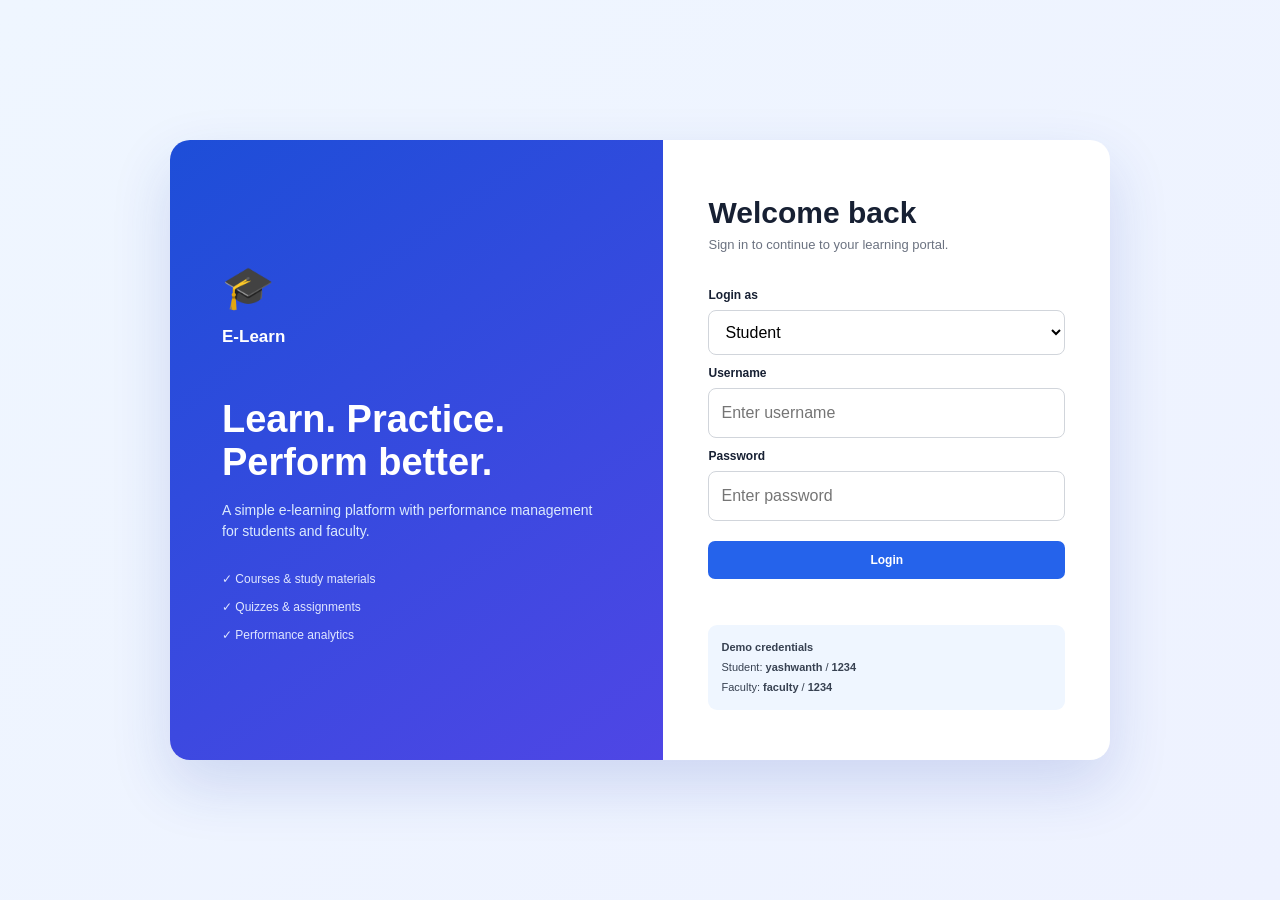
<file: index.html>
<!DOCTYPE html>
<html lang="en">
<head>
    <meta charset="UTF-8">
    <meta name="viewport" content="width=device-width, initial-scale=1.0">
    <title>E-Learn | Login</title>
    <link rel="stylesheet" href="style.css">
</head>
<body class="login-page">

<div class="login-shell">
    <section class="login-brand">
        <div class="brand-mark">🎓</div>
        <div class="brand-name">E-Learn</div>
        <h1>Learn. Practice.<br>Perform better.</h1>
        <p>A simple e-learning platform with performance management for students and faculty.</p>
        <div class="brand-points">
            <span>✓ Courses & study materials</span>
            <span>✓ Quizzes & assignments</span>
            <span>✓ Performance analytics</span>
        </div>
    </section>

    <section class="login-card">
        <h2>Welcome back</h2>
        <p class="muted">Sign in to continue to your learning portal.</p>

        <label for="role">Login as</label>
        <select id="role">
            <option value="student">Student</option>
            <option value="faculty">Faculty</option>
        </select>

        <label for="username">Username</label>
        <input id="username" type="text" placeholder="Enter username" autocomplete="username">

        <label for="password">Password</label>
        <input id="password" type="password" placeholder="Enter password" autocomplete="current-password"
               onkeydown="if(event.key==='Enter') login()">

        <button class="primary-btn full-btn" onclick="login()">Login</button>
        <p id="loginMessage" class="form-message"></p>

        <div class="demo-box">
            <strong>Demo credentials</strong>
            <div>Student: <b>yashwanth</b> / <b>1234</b></div>
            <div>Faculty: <b>faculty</b> / <b>1234</b></div>
        </div>
    </section>
</div>

<script src="script.js"></script>
</body>
</html>
</file>
<file: style.css>
*{margin:0;padding:0;box-sizing:border-box}
:root{--primary:#2563eb;--primary-dark:#1d4ed8;--secondary:#4f46e5;--bg:#f5f7fb;--card:#fff;--text:#172033;--muted:#6b7280;--border:#e5e7eb;--green:#16a34a;--orange:#ea580c;--red:#dc2626;--purple:#7c3aed}
html{scroll-behavior:smooth}body{font-family:Inter,Segoe UI,Arial,sans-serif;background:var(--bg);color:var(--text);line-height:1.5}a{text-decoration:none;color:inherit}button,input,select{font:inherit}
.navbar{min-height:68px;background:#fff;border-bottom:1px solid var(--border);display:flex;align-items:center;justify-content:space-between;padding:0 5%;position:sticky;top:0;z-index:10}.brand{font-size:21px;font-weight:800;color:var(--primary);display:flex;gap:8px;align-items:center}.brand-icon{font-size:23px}.brand em{font-style:normal;font-size:11px;color:var(--muted);margin-left:3px}.nav-links{display:flex;align-items:center;gap:20px}.nav-links a{font-size:13px;font-weight:600;color:#4b5563;padding:23px 0;border-bottom:2px solid transparent}.nav-links a:hover,.nav-links a.active{color:var(--primary);border-bottom-color:var(--primary)}.logout-btn{border:0;background:#ef4444;color:#fff;padding:9px 15px;border-radius:7px;font-weight:700;cursor:pointer}.logout-btn:hover{background:#dc2626}
.page-container{width:min(1180px,92%);margin:34px auto}.page-container.narrow{max-width:900px}.page-header{display:flex;justify-content:space-between;align-items:flex-end;gap:20px;margin-bottom:24px}.page-header h1{font-size:32px;line-height:1.15;margin:4px 0 6px}.page-header p:not(.eyebrow){color:var(--muted)}.eyebrow{font-size:11px;font-weight:800;letter-spacing:1.4px;color:var(--primary)}.eyebrow.light{color:#bfdbfe}.header-badge{background:#eff6ff;color:var(--primary);font-size:12px;font-weight:800;padding:9px 13px;border-radius:20px}.muted{color:var(--muted)}
.welcome-banner{background:linear-gradient(135deg,#2563eb,#4f46e5);border-radius:17px;color:#fff;padding:30px 34px;display:flex;align-items:center;justify-content:space-between;gap:20px;margin-bottom:24px;box-shadow:0 12px 28px rgba(37,99,235,.18)}.welcome-banner h1{font-size:29px;margin:5px 0}.welcome-banner p:last-child{color:#e0e7ff}.profile-badge{display:flex;align-items:center;gap:11px}.profile-badge>span{width:50px;height:50px;border-radius:50%;background:#fff;color:var(--primary);display:grid;place-items:center;font-weight:800}.profile-badge small{display:block;color:#dbeafe}
.stats-grid{display:grid;grid-template-columns:repeat(4,1fr);gap:17px;margin-bottom:24px}.stat-card{background:#fff;border:1px solid var(--border);border-radius:13px;padding:20px;display:flex;align-items:center;gap:14px;box-shadow:0 3px 12px rgba(0,0,0,.04)}.stat-card span{display:block;color:var(--muted);font-size:12px}.stat-card strong{display:block;font-size:26px;margin-top:2px}.stat-icon{width:48px;height:48px;border-radius:11px;display:grid;place-items:center;font-size:21px}.stat-icon.blue{background:#eff6ff}.stat-icon.green{background:#ecfdf5}.stat-icon.purple{background:#f5f3ff}.stat-icon.orange{background:#fff7ed}
.dashboard-grid{display:grid;grid-template-columns:1.35fr 1fr;gap:22px;margin-bottom:22px}.panel,.content-panel{background:#fff;border:1px solid var(--border);border-radius:14px;padding:24px;box-shadow:0 3px 12px rgba(0,0,0,.04)}.panel-heading{display:flex;align-items:center;justify-content:space-between;gap:15px;margin-bottom:18px}.panel-heading h2{font-size:19px}.panel-heading p{color:var(--muted);font-size:12px;margin-top:2px}.text-link{font-size:12px;color:var(--primary);font-weight:800}.course-row{display:flex;align-items:center;gap:13px;padding:15px 0;border-bottom:1px solid var(--border)}.course-row:last-child{border-bottom:0}.course-symbol{width:46px;height:46px;border-radius:11px;display:grid;place-items:center;font-size:21px;flex-shrink:0}.course-symbol.java,.large-course-icon.java{background:#fff7ed}.course-symbol.db,.large-course-icon.db{background:#ecfdf5}.course-symbol.cn,.large-course-icon.cn{background:#eff6ff}.course-symbol.blue-bg{background:#eff6ff}.course-main{flex:1;min-width:100px}.course-main h3{font-size:14px}.course-main p{font-size:11px;color:var(--muted);margin-bottom:7px}.mini-progress{height:7px;background:#e5e7eb;border-radius:10px;overflow:hidden}.mini-progress span{display:block;height:100%;background:linear-gradient(90deg,#2563eb,#4f46e5);border-radius:10px}.percent{font-size:12px;color:#4b5563}.outline-btn{border:1px solid #bfdbfe;color:var(--primary);padding:7px 11px;border-radius:7px;font-size:11px;font-weight:800;background:#fff}.outline-btn:hover{background:#eff6ff}.outline-btn.large{padding:10px 16px}.score-layout{display:flex;align-items:center;gap:18px;margin:15px 0 22px}.donut{--value:78;width:120px;height:120px;border-radius:50%;background:conic-gradient(var(--primary) calc(var(--value)*1%),#e5e7eb 0);display:grid;place-items:center;flex-shrink:0}.donut>div{width:88px;height:88px;border-radius:50%;background:#fff;display:grid;place-items:center;text-align:center}.donut strong{font-size:22px;display:block}.donut small{display:block;font-size:10px;color:var(--muted)}.donut.small{width:125px;height:125px}.donut.large{width:145px;height:145px}.donut.large>div{width:108px;height:108px}.good{color:var(--green)}.metric{display:grid;grid-template-columns:105px 1fr 42px;gap:10px;align-items:center;margin:12px 0;font-size:11px}.bar{height:7px;background:#e5e7eb;border-radius:10px;overflow:hidden}.bar i{display:block;height:100%;background:var(--primary);border-radius:10px}.task-row{display:flex;align-items:center;gap:13px;padding:13px 0;border-bottom:1px solid var(--border)}.task-row:last-child{border-bottom:0}.task-row>div:nth-child(2){flex:1}.task-row h3{font-size:13px}.task-row p{font-size:11px;color:var(--muted)}.date-box{width:45px;height:48px;border-radius:8px;background:#eff6ff;color:var(--primary);display:grid;place-items:center;align-content:center}.date-box b{font-size:17px}.date-box small{font-size:8px;font-weight:800}.status{display:inline-block;padding:5px 9px;border-radius:20px;font-size:10px;font-weight:800}.status.completed{background:#dcfce7;color:#15803d}.status.pending{background:#ffedd5;color:#c2410c}.status.upcoming{background:#eff6ff;color:#1d4ed8}.quick-grid{display:grid;grid-template-columns:1fr 1fr;gap:11px}.quick-card{border:1px solid var(--border);background:#fff;border-radius:10px;padding:14px;display:block;transition:.2s;cursor:pointer;text-align:left}.quick-card:hover{border-color:#93c5fd;background:#f8fbff;transform:translateY(-2px)}.quick-card span{display:block;font-size:20px;margin-bottom:7px}.quick-card b{display:block;font-size:12px}.quick-card small{display:block;color:var(--muted);font-size:10px;margin-top:2px}.button-card{width:100%;color:var(--text)}
.large-course-icon{width:58px;height:58px;border-radius:13px;display:grid;place-items:center;font-size:27px;margin-bottom:15px}.large-course-icon.ai{background:#f5f3ff}.tag{display:inline-block;background:#eff6ff;color:#2563eb;padding:4px 8px;border-radius:20px;font-size:9px;font-weight:800;letter-spacing:.5px;margin-bottom:9px}.green-tag{background:#ecfdf5;color:#15803d}.purple-tag{background:#f5f3ff;color:#7c3aed}.orange-tag{background:#fff7ed;color:#c2410c}.course-grid{display:grid;grid-template-columns:repeat(3,1fr);gap:20px}.course-card{background:#fff;border:1px solid var(--border);border-radius:14px;padding:22px;box-shadow:0 3px 12px rgba(0,0,0,.04)}.course-card h2{font-size:19px;margin-bottom:7px}.course-card>p{font-size:12px;color:var(--muted);min-height:58px}.course-meta{display:flex;justify-content:space-between;gap:8px;font-size:10px;color:#6b7280;margin:14px 0}.course-progress{display:grid;grid-template-columns:1fr 35px;gap:9px;align-items:center;margin:13px 0 16px}.primary-btn{display:inline-block;border:0;background:var(--primary);color:#fff;padding:10px 15px;border-radius:7px;font-size:12px;font-weight:800;cursor:pointer}.primary-btn:hover{background:var(--primary-dark)}.full-btn{width:100%}
.course-hero{background:linear-gradient(135deg,#fff,#eff6ff);border:1px solid #dbeafe;border-radius:16px;padding:30px;display:flex;justify-content:space-between;align-items:center;gap:20px;margin-bottom:22px}.course-hero h1{font-size:31px;margin:4px 0}.hero-progress{padding-right:15px}.content-panel{margin-bottom:22px}.module-list{margin-top:8px}.module{display:grid;grid-template-columns:38px 1fr 45px;align-items:center;gap:13px;padding:16px 0;border-bottom:1px solid var(--border)}.module:last-child{border-bottom:0}.module>span{width:32px;height:32px;border-radius:50%;background:#f3f4f6;display:grid;place-items:center;font-size:12px;font-weight:800;color:#6b7280}.module.completed>span{background:#dcfce7;color:#15803d}.module.current>span{background:#dbeafe;color:#1d4ed8}.module h3{font-size:14px}.module p{font-size:11px;color:var(--muted)}.module>b{font-size:11px;color:#6b7280}.action-buttons{display:flex;gap:10px;flex-wrap:wrap;margin-top:22px}.action-buttons button{border:0;background:var(--primary);color:#fff;padding:10px 14px;border-radius:7px;font-size:12px;font-weight:800;cursor:pointer}
.quiz-card{background:#fff;border:1px solid var(--border);border-radius:15px;padding:28px;box-shadow:0 4px 15px rgba(0,0,0,.04)}.quiz-question{padding:0 0 25px;margin-bottom:25px;border-bottom:1px solid var(--border)}.quiz-question>span{font-size:10px;color:var(--primary);font-weight:800;text-transform:uppercase;letter-spacing:1px}.quiz-question h2{font-size:18px;margin:7px 0 15px}.option{display:block;border:1px solid var(--border);border-radius:8px;padding:12px;margin:8px 0;font-size:13px;cursor:pointer;background:#fafafa}.option:hover{border-color:#93c5fd;background:#eff6ff}.option input{margin-right:8px}.quiz-result{margin-top:16px;padding:13px;border-radius:8px;background:#eff6ff;color:#1e40af;font-weight:800;display:none}
.table-panel{padding:0;overflow:hidden}.table-wrap{overflow-x:auto}table{width:100%;border-collapse:collapse}th{background:#1e3a8a;color:#fff;text-align:left;padding:14px;font-size:11px;white-space:nowrap}td{padding:14px;border-bottom:1px solid var(--border);font-size:12px;white-space:nowrap}td small{display:block;color:var(--muted);font-size:9px;margin-top:2px}tr:last-child td{border-bottom:0}tr:hover td{background:#f8fafc}.small-btn{border:1px solid #bfdbfe;background:#fff;color:var(--primary);padding:6px 9px;border-radius:6px;font-size:10px;font-weight:800;cursor:pointer}.small-btn:hover{background:#eff6ff}
.performance-hero{background:linear-gradient(135deg,#1d4ed8,#4f46e5);color:#fff;border-radius:16px;padding:28px 32px;display:flex;justify-content:space-between;align-items:center;margin-bottom:20px}.performance-hero h2{font-size:52px;line-height:1}.performance-hero p:not(.eyebrow){color:#dbeafe}.performance-hero.compact{padding:25px 30px}.weighted-grid{display:grid;grid-template-columns:repeat(4,1fr);gap:15px;margin-bottom:20px}.weight-card{background:#fff;border:1px solid var(--border);border-radius:12px;padding:18px}.weight-card>span{font-size:11px;color:var(--muted);display:block}.weight-card>strong{font-size:25px;display:block;margin:6px 0 10px}.calculation>div{display:grid;grid-template-columns:1fr 150px 70px;padding:13px 0;border-bottom:1px solid var(--border);font-size:12px}.calculation .total{border-bottom:0;font-weight:800;font-size:14px}.recommendation{background:#fff;border:1px solid #bfdbfe;border-left:5px solid var(--primary);border-radius:12px;padding:20px;margin-top:20px}.recommendation h2{font-size:17px;margin-bottom:5px}.recommendation p{font-size:12px;color:var(--muted)}.filter-select{padding:9px 12px;border:1px solid var(--border);border-radius:7px;background:#fff}.class-bars{width:380px}.class-bars>div{display:grid;grid-template-columns:90px 1fr 40px;gap:8px;align-items:center;margin:8px 0;font-size:10px}.class-bars i{height:7px;background:#93c5fd;border-radius:10px;display:block}
footer{text-align:center;background:#111827;color:#d1d5db;padding:20px;font-size:11px;margin-top:40px}
.login-page{min-height:100vh;background:linear-gradient(135deg,#eff6ff,#eef2ff);display:grid;place-items:center;padding:25px}.login-shell{width:min(940px,100%);min-height:550px;background:#fff;border-radius:20px;overflow:hidden;display:grid;grid-template-columns:1.05fr .95fr;box-shadow:0 25px 60px rgba(30,64,175,.16)}.login-brand{padding:60px 52px;background:linear-gradient(145deg,#1d4ed8,#4f46e5);color:#fff;display:flex;flex-direction:column;justify-content:center}.brand-mark{font-size:42px;margin-bottom:5px}.brand-name{font-size:17px;font-weight:800;margin-bottom:48px}.login-brand h1{font-size:38px;line-height:1.15;margin-bottom:15px}.login-brand>p{color:#dbeafe;max-width:410px;font-size:14px}.brand-points{display:grid;gap:10px;margin-top:28px;color:#e0e7ff;font-size:12px}.login-card{padding:50px 45px;display:flex;flex-direction:column;justify-content:center}.login-card h2{font-size:30px}.login-card>.muted{font-size:13px;margin-bottom:23px}.login-card label{font-size:12px;font-weight:800;margin:9px 0 6px}.login-card input,.login-card select{width:100%;padding:12px;border:1px solid #d1d5db;border-radius:8px;outline:0;background:#fff}.login-card input:focus,.login-card select:focus{border-color:var(--primary);box-shadow:0 0 0 3px rgba(37,99,235,.1)}.demo-box{margin-top:18px;padding:13px;background:#eff6ff;border-radius:9px;font-size:11px;color:#374151;line-height:1.8}.form-message{min-height:20px;color:var(--red);font-size:12px;margin-top:8px}.full-btn{margin-top:20px}
@media(max-width:1050px){.stats-grid,.weighted-grid{grid-template-columns:repeat(2,1fr)}.course-grid{grid-template-columns:repeat(2,1fr)}.dashboard-grid{grid-template-columns:1fr}.nav-links{gap:12px}.nav-links a{font-size:11px}}
@media(max-width:750px){.login-shell{grid-template-columns:1fr}.login-brand{padding:35px}.login-brand h1{font-size:30px}.login-brand .brand-name{margin-bottom:25px}.navbar{padding:12px 3%;flex-direction:column;gap:9px}.nav-links{flex-wrap:wrap;justify-content:center}.nav-links a{padding:4px}.page-container,.dashboard-container{width:94%;margin:24px auto}.page-header,.welcome-banner,.course-hero,.performance-hero{flex-direction:column;align-items:flex-start}.stats-grid,.weighted-grid,.course-grid{grid-template-columns:1fr}.quick-grid{grid-template-columns:1fr}.performance-hero .donut{align-self:center}.class-bars{width:100%}.course-row{flex-wrap:wrap}.percent{margin-left:auto}.outline-btn{margin-left:59px}.calculation>div{grid-template-columns:1fr 110px 50px}}
</file>
